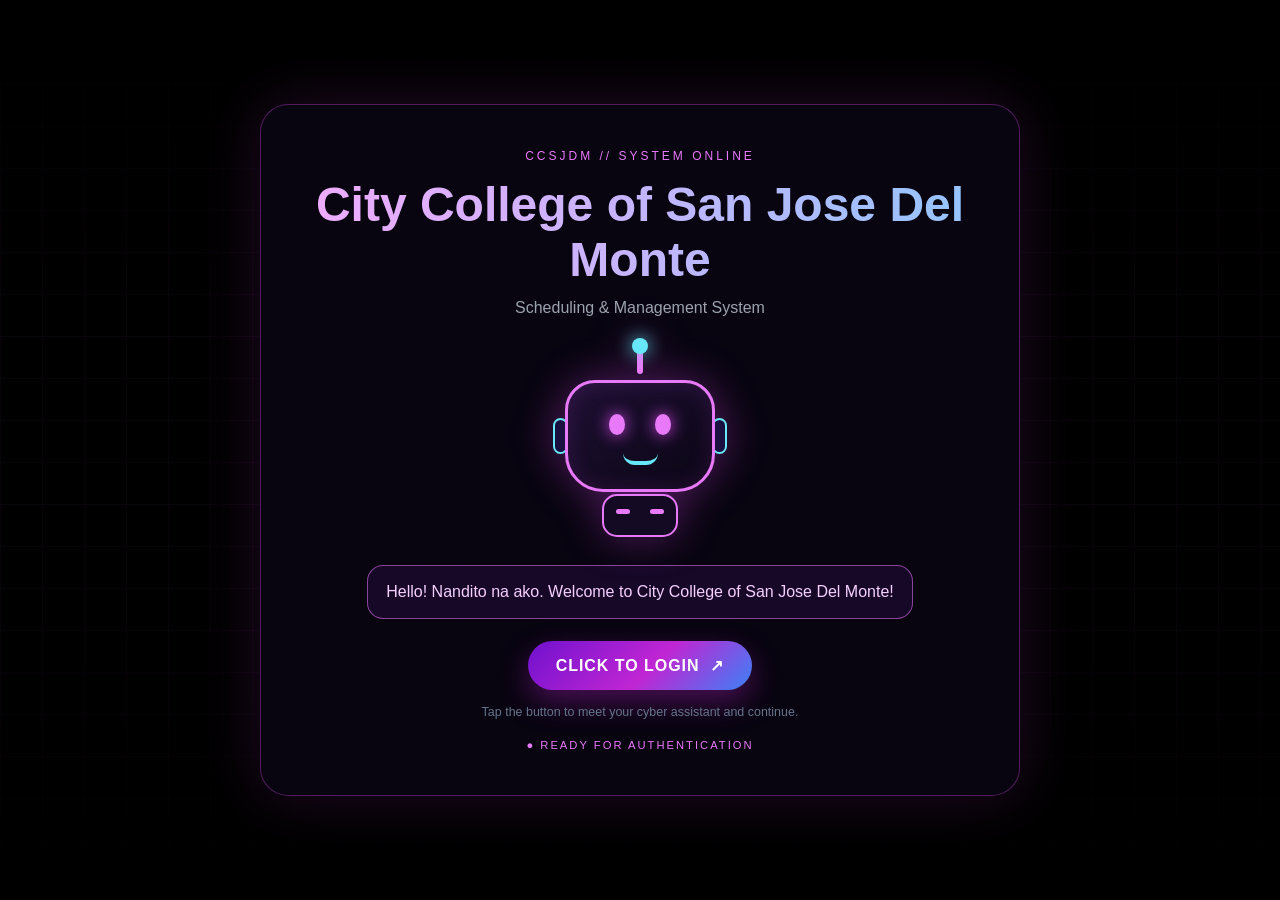
<file: index.html>
<!DOCTYPE html>
<html lang="en">
<head>
  <link rel="icon" type="image/png" href="backgroundcc.jpg">
<meta charset="UTF-8">
<meta name="viewport" content="width=device-width, initial-scale=1">
<title>index | CCSJDM System</title>
<style>
*{box-sizing:border-box;margin:0;padding:0}
body{min-height:100vh;overflow:hidden;display:grid;place-items:center;background:#000;color:#e0f2fe;font-family:"Segoe UI",Tahoma,Arial,sans-serif}
.grid{position:fixed;inset:0;opacity:.12;background-image:linear-gradient(rgba(217,70,239,.35) 1px,transparent 1px),linear-gradient(90deg,rgba(217,70,239,.35) 1px,transparent 1px);background-size:42px 42px;mask-image:linear-gradient(transparent,#000 30%,#000 70%,transparent)}
.panel{position:relative;z-index:1;width:min(92vw,680px);padding:34px 24px;text-align:center;border:1px solid rgba(217,70,239,.35);border-radius:28px;background:rgba(10,6,20,.8);box-shadow:0 0 60px rgba(217,70,239,.15);animation:appear .8s ease both}
.kicker{color:#e879f9;font-size:.75rem;letter-spacing:.25em;text-transform:uppercase}
h1{font-size:clamp(1.7rem,5vw,3rem);margin:14px 0 8px;background:linear-gradient(90deg,#f0abfc,#c4b5fd,#93c5fd);-webkit-background-clip:text;background-clip:text;color:transparent}
.sub{color:#9ca3af;line-height:1.6}
.robot-wrap{height:245px;display:grid;place-items:center;position:relative}
.robot{position:relative;width:150px;height:145px;animation:float 2.6s ease-in-out infinite;filter:drop-shadow(0 0 20px rgba(217,70,239,.35))}
.antenna{position:absolute;top:-23px;left:72px;width:6px;height:27px;background:#e879f9;border-radius:8px}
.antenna:before{content:"";position:absolute;top:-9px;left:-5px;width:16px;height:16px;border-radius:50%;background:#67e8f9;box-shadow:0 0 18px #67e8f9;animation:blink 1.1s infinite alternate}
.head{position:absolute;inset:10px 0 0;height:112px;border:3px solid #e879f9;border-radius:30px 30px 38px 38px;background:linear-gradient(145deg,#1e1033,#0a0614);box-shadow:inset 0 0 22px rgba(217,70,239,.15)}
.ear{position:absolute;top:48px;width:15px;height:36px;border:2px solid #67e8f9;background:#1a1040;border-radius:8px}
.ear.left{left:-12px}.ear.right{right:-12px}
.eyes{display:flex;justify-content:center;gap:30px;margin-top:31px}
.eye{width:16px;height:21px;border-radius:50%;background:#e879f9;box-shadow:0 0 16px #d946ef;animation:blink 3.4s infinite}
.mouth{width:35px;height:12px;margin:18px auto 0;border-bottom:4px solid #67e8f9;border-radius:0 0 20px 20px;transition:height .15s}
.robot.talking .mouth{animation:talk .25s infinite alternate}
.bodybot{position:absolute;top:124px;left:37px;width:76px;height:43px;border:2px solid #e879f9;border-radius:15px;background:#140a24}
.bodybot:before,.bodybot:after{content:"";position:absolute;top:13px;width:14px;height:5px;background:#e879f9;border-radius:4px}
.bodybot:before{left:12px}.bodybot:after{right:12px}
.bubble{display:inline-block;max-width:100%;margin:0 auto 22px;padding:14px 18px;border:1px solid rgba(232,121,249,.55);border-radius:16px;background:rgba(88,28,135,.2);color:#f5d0fe;line-height:1.5;min-height:52px}
.btn{border:0;border-radius:999px;padding:15px 28px;color:#fff;background:linear-gradient(135deg,#7011ce,#c026d3 55%,#3b82f6);font-family:inherit;font-size:1rem;font-weight:800;letter-spacing:.06em;cursor:pointer;box-shadow:0 12px 30px rgba(192,38,211,.35);transition:transform .2s}
.btn:hover:not(:disabled){transform:translateY(-3px)}
.btn:disabled{opacity:.7;cursor:wait}
.hint{margin-top:15px;color:#64748b;font-size:.78rem}
.status{margin-top:20px;color:#e879f9;font-size:.7rem;letter-spacing:.18em}
@keyframes float{0%,100%{transform:translateY(0) rotate(-1deg)}50%{transform:translateY(-10px) rotate(1deg)}}
@keyframes blink{from{opacity:.6}to{opacity:1}}
@keyframes talk{from{height:12px}to{height:22px}}
@keyframes appear{from{opacity:0;transform:translateY(18px)}to{opacity:1;transform:none}}
@media(prefers-reduced-motion:reduce){*{animation:none!important;transition:none!important}}
/* ===== RESPONSIVE (PC + cellphone) ===== */
@media (max-width: 600px) {
    body {
        overflow: auto;
        place-items: start center;
        padding: 16px 0;
    }
    .panel {
        margin: 16px auto;
        padding: 24px 16px;
        border-radius: 22px;
    }
    .robot-wrap {
        height: 190px;
    }
    .robot {
        transform: scale(.8);
        transform-origin: center;
        margin: -20px auto;
    }
    .bubble {
        font-size: .92rem;
        padding: 12px 14px;
    }
    .btn {
        width: 100%;
        padding: 14px 20px;
        font-size: .92rem;
    }
    .hint {
        font-size: .72rem;
    }
}

@media (min-width: 1200px) {
    .panel {
        width: min(70vw, 760px);
        padding: 44px 36px;
    }
}
</style>
</head>
<body>
<div class="grid" aria-hidden="true"></div>
<main class="panel">
  <p class="kicker">CCSJDM // SYSTEM ONLINE</p>
  <h1>City College of San Jose Del Monte</h1>
  <p class="sub">Scheduling &amp; Management System</p>
  <div class="robot-wrap">
    <div class="robot" id="robot" aria-hidden="true">
      <div class="antenna"></div><div class="ear left"></div><div class="ear right"></div>
      <div class="head"><div class="eyes"><span class="eye"></span><span class="eye"></span></div><div class="mouth"></div></div>
      <div class="bodybot"></div>
    </div>
  </div>
  <div class="bubble" id="speech" aria-live="polite">Hello! Nandito na ako. Welcome to City College of San Jose Del Monte!</div>
  <div><button class="btn" id="startBtn" type="button">CLICK TO LOGIN&nbsp; ↗</button></div>
  <p class="hint">Tap the button to meet your cyber assistant and continue.</p>
  <p class="status" id="status">● READY FOR AUTHENTICATION</p>
</main>

<script>
const LOGIN_PAGE = "login.html";
const button = document.getElementById("startBtn");
const speech = document.getElementById("speech");
const statusLine = document.getElementById("status");
const robot = document.getElementById("robot");
let busy = false;

// ===== ROBOT BEEP (Web Audio, walang kailangang file) =====
let audioCtx = null;
function beep(freq, dur, delay = 0, type = "square", vol = 0.06) {
  try {
    audioCtx = audioCtx || new (window.AudioContext || window.webkitAudioContext)();
    const t = audioCtx.currentTime + delay;
    const osc = audioCtx.createOscillator();
    const gain = audioCtx.createGain();
    osc.type = type;
    osc.frequency.setValueAtTime(freq, t);
    osc.frequency.exponentialRampToValueAtTime(freq * 1.6, t + dur);
    gain.gain.setValueAtTime(vol, t);
    gain.gain.exponentialRampToValueAtTime(0.0001, t + dur);
    osc.connect(gain).connect(audioCtx.destination);
    osc.start(t);
    osc.stop(t + dur);
  } catch (e) {}
}
function robotBoot() {
  beep(300, 0.12, 0);
  beep(600, 0.10, 0.14);
  beep(900, 0.08, 0.28);
  beep(1400, 0.15, 0.40);
}

// ===== ROBOT VOICE (SpeechSynthesis, mababang pitch para parang robot) =====
let robotVoice = null;
function pickVoice() {
  const voices = window.speechSynthesis ? speechSynthesis.getVoices() : [];
  robotVoice =
    voices.find(v => /en/i.test(v.lang) && /male|david|mark|google uk english male/i.test(v.name)) ||
    voices.find(v => /en/i.test(v.lang)) ||
    voices[0] || null;
}
if ("speechSynthesis" in window) {
  pickVoice();
  speechSynthesis.onvoiceschanged = pickVoice;
}

function robotSpeak(text, onDone) {
  let finished = false;
  const finish = () => { if (!finished) { finished = true; robot.classList.remove("talking"); onDone(); } };

  if (!("speechSynthesis" in window)) return finish();

  speechSynthesis.cancel();
  const u = new SpeechSynthesisUtterance(text);
  if (robotVoice) u.voice = robotVoice;
  u.lang = "en-US";
  u.pitch = 0.2;   // pinakamababa para tunog robot
  u.rate = 0.82;   // mabagal, parang makina
  u.volume = 1;
  u.onstart = () => robot.classList.add("talking");
  u.onend = finish;
  u.onerror = finish;
  speechSynthesis.speak(u);

  // Backup: tuloy pa rin kahit hindi gumana ang boses
  setTimeout(finish, 7000);
}

// ===== CLICK =====
button.addEventListener("click", () => {
  if (busy) return;
  busy = true;
  button.disabled = true;
  button.textContent = "CONNECTING...";
  speech.textContent = "Hello! Welcome to City College of San Jose Del Monte. Ihahanda ko na ang login page mo!";
  statusLine.textContent = "● CYBER ASSISTANT CONNECTING";

  robotBoot();
  setTimeout(() => {
    robotSpeak("Hello. Welcome to City College of San Jose Del Monte. Preparing login page.", () => {
      window.location.href = LOGIN_PAGE;
    });
  }, 600);
});
</script>
</body>
</html>
</file>
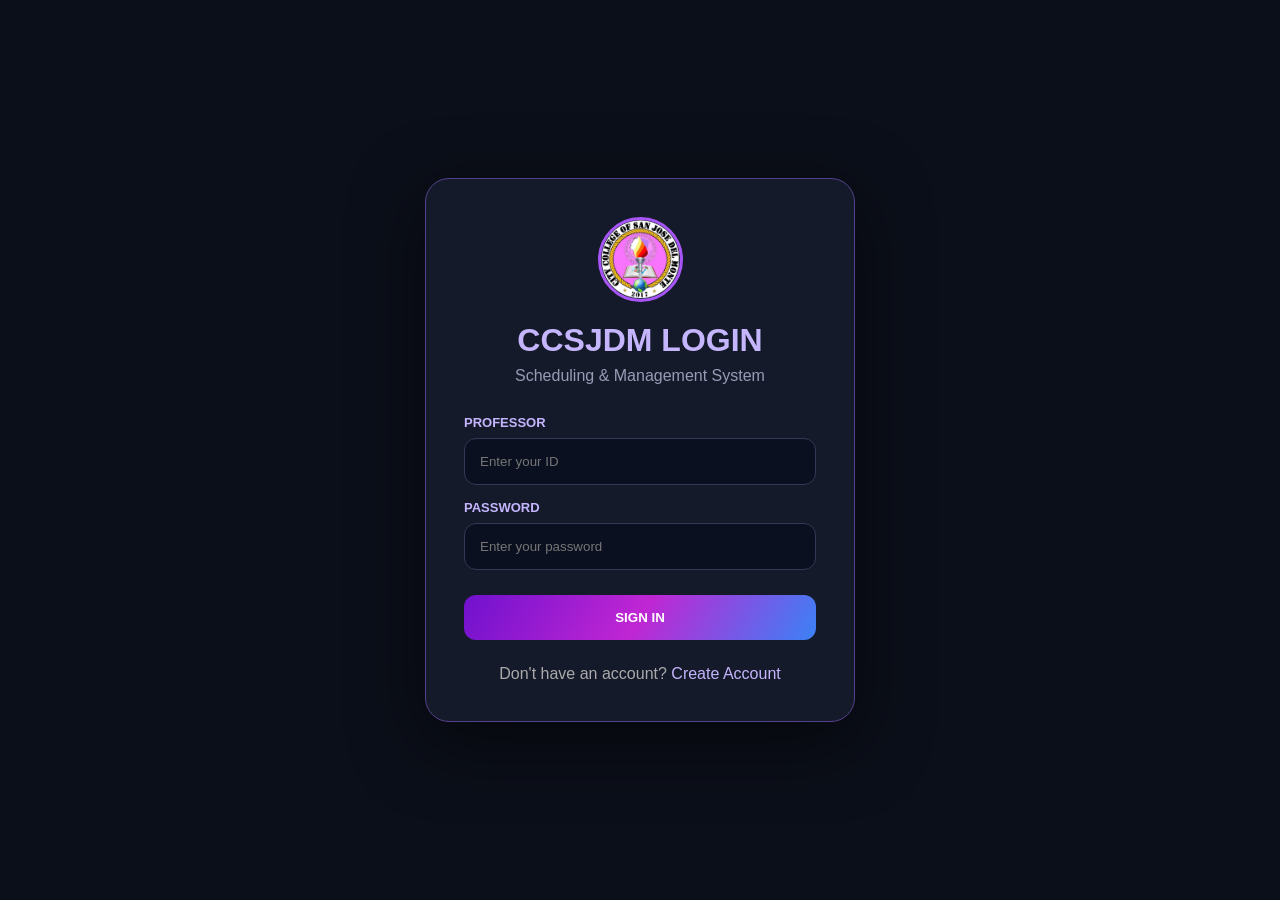
<file: login.html>
<!DOCTYPE html>
<html lang="en">
<head>
      <link rel="icon" type="image/png" href="backgroundcc.jpg">
<meta charset="UTF-8">
<meta name="viewport" content="width=device-width, initial-scale=1.0">
<title>CCSJDM | Login</title>

<style>
*{box-sizing:border-box;margin:0;padding:0}

body{
    min-height:100vh;
    display:flex;
    align-items:center;
    justify-content:center;
    background:#0b0f19;
    color:white;
    font-family:"Segoe UI",Arial,sans-serif;
    padding:20px;
}

.card{
    width:100%;
    max-width:430px;
    padding:38px;
    background:#151a2b;
    border:1px solid #55418b;
    border-radius:24px;
    box-shadow:0 20px 70px #0008;
}

.logo{
    width:85px;
    height:85px;
    margin:0 auto 20px;
    border-radius:50%;
    overflow:hidden;
    border:3px solid #a855f7;
}

.logo img{
    width:100%;
    height:100%;
    object-fit:cover;
}

h1{
    text-align:center;
    color:#c4b5fd;
}

.sub{
    text-align:center;
    color:#999bb5;
    margin:8px 0 30px;
}

label{
    display:block;
    color:#c4b5fd;
    margin:15px 0 8px;
    font-size:13px;
    font-weight:bold;
}

input{
    width:100%;
    padding:15px;
    background:#0b1020;
    border:1px solid #393653;
    border-radius:12px;
    color:white;
    outline:none;
}

input:focus{
    border-color:#c026d3;
}

button{
    width:100%;
    padding:15px;
    margin-top:25px;
    border:0;
    border-radius:12px;
    background:linear-gradient(120deg,#7011ce,#c026d3,#3b82f6);
    color:white;
    font-weight:bold;
    cursor:pointer;
}

#message{
    margin-top:15px;
    text-align:center;
    color:#fca5a5;
    font-size:14px;
}

a{
    color:#c4b5fd;
    text-decoration:none;
}

.links{
    text-align:center;
    margin-top:25px;
    color:#aaa;

    /* ===== RESPONSIVE (PC + cellphone) ===== */
@media (max-width: 480px) {
    body {
        padding: 14px;
        align-items: flex-start;
    }
    .card {
        margin-top: 12px;
        padding: 26px 20px;
        border-radius: 20px;
    }
    .logo {
        width: 72px;
        height: 72px;
        margin-bottom: 14px;
    }
    h1 {
        font-size: 1.4rem;
    }
    .sub {
        margin: 6px 0 22px;
        font-size: .9rem;
    }
    input {
        font-size: 16px;
        padding: 13px;
    }
    button {
        padding: 14px;
    }
}

@media (min-width: 1024px) {
    .card {
        max-width: 460px;
        padding: 44px;
    }
}
}
</style>
</head>

<body>

<div class="card">

    <div class="logo">
        <img src="backgroundcc.jpg" alt="CCSJDM Logo">
    </div>

    <h1>CCSJDM LOGIN</h1>

    <p class="sub">Scheduling & Management System</p>

    <form id="loginForm">

        <label>PROFESSOR</label>
        <input type="text" id="loginID"
        placeholder="Enter your ID" required>

        <label>PASSWORD</label>
        <input type="password" id="loginPassword"
        placeholder="Enter your password" required>

        <button type="submit" id="loginBtn">
            SIGN IN
        </button>

    </form>

    <p id="message"></p>

    <div class="links">
        Don't have an account?
        <a href="signup.html">Create Account</a>
    </div>

</div>

<script>

const KEY_USERS = "ccsjdm_users";

const DEFAULT_USERS = [
  {
    "id": "ADMIN013",
    "fullName": "Harold",
    "role": "admin",
    "status": "approved",
    "salt": "c6ee2cc08a1901cd1d9154901d2f9750",
    "hash": "2b4b130805d946cd1d51aeb2d412fbb71122c41a8e79636cebd09f44db326ad3"
  },
  {
    "id": "bingsy",
    "fullName": "Bingsy",
    "role": "superadmin",
    "status": "approved",
    "salt": "4f8ecf16ee4831e5ad27cbed4c73841c",
    "hash": "18dca148320564bc7ee8bff1d7ec637fdc4c76be1bc8235d41f46efd5da01988"
  },
  {
    "id": "editor01",
    "fullName": "Editor Sample",
    "role": "editor",
    "status": "approved",
    "salt": "88ba2cd83cfe91d7d1b9a6a54e8b7a52",
    "hash": "140ce0b98060d6da9a6cf479f9144c52b9b8c983b71a3e6a8773f890ecf2cde1"
  },
  {
    "id": "viewer01",
    "fullName": "Viewer Sample",
    "role": "viewer",
    "status": "approved",
    "salt": "ecf1a4ad9e566f974f1917988797844e",
    "hash": "048a67c6ef2a9e37bb2f7b28a81eca0e4309304cdee98787640f85d744d4b74e"
  }
];

function normalizeRole(r) {
    const v = String(r || "").toLowerCase();
    return ["superadmin", "admin", "editor", "viewer"].includes(v) ? v : "viewer";
}

// Idinadagdag lang ang default accounts kung wala pa; hindi ino-overwrite ang existing
function seedUsers() {
    const users = getUsers();
    let changed = false;
    DEFAULT_USERS.forEach(d => {
        if (!users.some(u => String(u.id).trim().toLowerCase() === d.id.toLowerCase())) {
            users.push(d);
            changed = true;
        }
    });
    if (changed) localStorage.setItem(KEY_USERS, JSON.stringify(users));
}
seedUsers();

function getUsers() {
    try {
        return JSON.parse(localStorage.getItem(KEY_USERS)) || [];
    } catch (e) {
        return [];
    }
}

const $ = id => document.getElementById(id);
const form = $("createSchedForm");
const dayEl = $("day"), startEl = $("startTime"), endEl = $("endTime"), roomSel = $("roomSelect");

let timer;
function scheduleCheck() {
  clearTimeout(timer);
  timer = setTimeout(checkRooms, 300);
}

async function checkRooms() {
  const day = dayEl.value, start = startEl.value.trim(), end = endEl.value.trim();
  if (!start || !end) return;

  const res = await fetch(`/api/rooms?${new URLSearchParams({ day, start, end })}`);
  if (!res.ok) {
    $("free-rooms").innerHTML = '<p class="muted-small">Invalid time. Gamitin ang format na 9:00 AM.</p>';
    $("conflict-box").innerHTML = "";
    return;
  }

  const rooms = await res.json();
  const selected = rooms.find(r => r.name === roomSel.value);

  $("conflict-box").innerHTML = selected && !selected.free
    ? `<div class="live-check-box">
         <div class="live-check-title">${selected.name} is already booked</div>
         <div class="live-check-desc">${day} ${start}-${end} · may conflict sa existing schedule</div>
       </div>`
    : "";

  const free = rooms.filter(r => r.free);
  $("free-rooms").innerHTML = free.length
    ? free.map(r => `
        <div class="free-room-card">
          <div>
            <div class="free-room-name">${r.name}</div>
            <div class="free-room-cap">Capacity ${r.capacity}</div>
          </div>
          <span class="free-badge">Free</span>
        </div>`).join("")
    : '<p class="muted-small">Walang available na room sa oras na ito.</p>';
}

[dayEl, roomSel].forEach(el => el.addEventListener("change", checkRooms));
[startEl, endEl].forEach(el => el.addEventListener("input", scheduleCheck));

form.addEventListener("submit", async function (e) {
  e.preventDefault();
  const body = {
    subject:    $("subject").value,
    section:    $("section").value,
    instructor: $("instructor").value,
    program:    $("program").value,
    day:        dayEl.value,
    startTime:  startEl.value,
    endTime:    endEl.value,
    room:       roomSel.value,
  };

  const res = await fetch("/api/schedules", {
    method: "POST",
    headers: { "Content-Type": "application/json" },
    body: JSON.stringify(body),
  });
  const data = await res.json();

  if (!res.ok) {
    alert(data.error);
    return;
  }
  alert("Matagumpay na naidagdag ang Class Schedule!");
  this.reset();
  checkRooms();
});

</script>

</body>
</html>
</file>
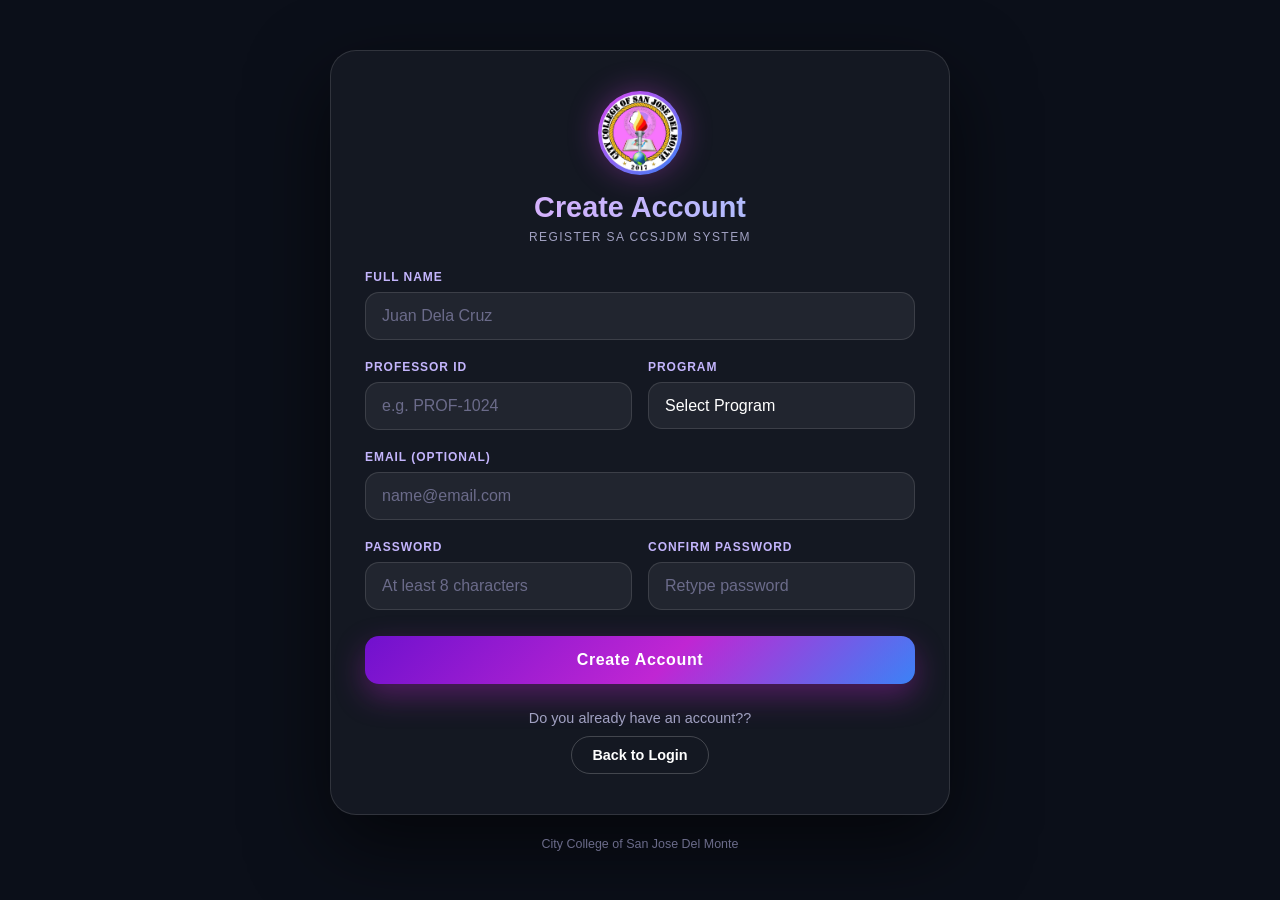
<file: signup.html>
<!DOCTYPE html>
<html lang="en">
<head>
      <link rel="icon" type="image/png" href="backgroundcc.jpg">
<meta charset="UTF-8">
<meta name="viewport" content="width=device-width, initial-scale=1.0">
<title>CCSJDM | Create Account</title>
<style>
*,*::before,*::after{box-sizing:border-box;margin:0;padding:0}
body{min-height:100vh;display:flex;align-items:center;justify-content:center;padding:24px;background:#0b0f19;color:#f5f3ff;font-family:"Segoe UI",Tahoma,Arial,sans-serif}
.wrap{width:100%;max-width:560px}
.card{padding:40px 34px;border:1px solid rgba(255,255,255,.12);border-radius:26px;background:rgba(255,255,255,.04);box-shadow:0 30px 80px rgba(0,0,0,.6);animation:rise .7s cubic-bezier(.2,.8,.2,1)}
@keyframes rise{from{opacity:0;transform:translateY(24px)}to{opacity:1;transform:none}}
.logo{width:84px;height:84px;margin:0 auto 16px;padding:3px;border-radius:50%;background:linear-gradient(135deg,#d946ef,#3b82f6);box-shadow:0 0 30px rgba(217,70,239,.35)}
.logo img{width:100%;height:100%;border-radius:50%;object-fit:cover;display:block}
h1{text-align:center;font-size:1.8rem;font-weight:800;background:linear-gradient(90deg,#f0abfc,#c4b5fd,#93c5fd);-webkit-background-clip:text;background-clip:text;-webkit-text-fill-color:transparent}
.sub{margin:6px 0 26px;text-align:center;color:#a1a1c2;font-size:.75rem;letter-spacing:.12em;text-transform:uppercase}
.alert{margin-bottom:20px;padding:12px 14px;border-radius:12px;font-size:.88rem;text-align:center;border:1px solid rgba(248,113,113,.4);background:rgba(239,68,68,.12);color:#fca5a5}
.alert[hidden]{display:none}
.grid{display:grid;grid-template-columns:1fr 1fr;gap:0 16px}
.field{margin-bottom:20px}
.full{grid-column:1/-1}
label{display:block;margin-bottom:8px;color:#c4b5fd;font-size:.75rem;font-weight:700;letter-spacing:.08em;text-transform:uppercase}
input,select{width:100%;padding:14px 16px;border:1px solid rgba(255,255,255,.12);border-radius:14px;outline:none;color:#fff;background:rgba(255,255,255,.06);font-family:inherit;font-size:16px;transition:border-color .25s,box-shadow .25s}
select{appearance:none;cursor:pointer}
select option{background:#0b0f19;color:#fff}
input::placeholder{color:#6b6b8a}
input:focus,select:focus{border-color:#d946ef;box-shadow:0 0 0 4px rgba(217,70,239,.18)}
.btn{width:100%;margin-top:6px;padding:15px;border:0;border-radius:14px;color:#fff;font-family:inherit;font-size:16px;font-weight:700;letter-spacing:.04em;background:linear-gradient(135deg,#7011ce,#c026d3 55%,#3b82f6);box-shadow:0 12px 30px rgba(192,38,211,.35);cursor:pointer;transition:transform .3s}
.btn:hover:not(:disabled){transform:translateY(-2px)}
.btn:disabled{opacity:.6;cursor:not-allowed}
.links{margin-top:26px;display:grid;gap:10px;justify-items:center;text-align:center;color:#a1a1c2;font-size:.9rem}
.links a{text-decoration:none}
.pill{display:inline-block;padding:10px 20px;border:1px solid rgba(255,255,255,.2);border-radius:999px;color:#fff;font-weight:700;transition:background .25s}
.pill:hover{background:rgba(255,255,255,.1)}
.footer{margin-top:22px;text-align:center;color:#6b6b8a;font-size:.78rem}
@media(max-width:520px){.grid{grid-template-columns:1fr}.card{padding:30px 22px}h1{font-size:1.6rem}}

/* ===== RESPONSIVE (PC + cellphone) ===== */
@media (max-width: 480px) {
    body {
        padding: 14px;
        align-items: flex-start;
    }
    .card {
        margin-top: 12px;
        padding: 26px 18px;
        border-radius: 20px;
    }
    .logo {
        width: 72px;
        height: 72px;
    }
    h1 {
        font-size: 1.5rem;
    }
    .sub {
        font-size: .68rem;
        margin-bottom: 20px;
    }
    .field {
        margin-bottom: 14px;
    }
    input, select {
        font-size: 16px;
        padding: 13px 14px;
    }
    .links {
        margin-top: 20px;
    }
}

@media (min-width: 1024px) {
    .wrap {
        max-width: 620px;
    }
}

</style>
</head>
<body>
<main class="wrap">
  <section class="card">
    <div class="logo"><img src="backgroundcc.jpg" alt="CCSJDM Logo"></div>
    <h1>Create Account</h1>
    <p class="sub">Register sa CCSJDM system</p>

    <div class="alert" id="err" role="alert" hidden></div>

    <form id="signupForm" novalidate>
      <div class="grid">
        <div class="field full">
          <label for="fullName">Full Name</label>
          <input type="text" id="fullName" maxlength="100" placeholder="Juan Dela Cruz" autocomplete="name">
        </div>
        <div class="field">
          <label for="sid">Professor ID</label>
          <input type="text" id="sid" maxlength="50" placeholder="e.g. PROF-1024" autocomplete="username">
        </div>
        <div class="field">
          <label for="program">Program</label>
          <select id="program">
            <option value="">Select Program</option>
            <option value="BSEMC">BSEMC</option>
            <option value="TOURISM">TOURISM</option>
            <option value="CRIMINOLOGY">CRIMINOLOGY</option>
            <option value="EDUC">EDUC</option>
            <option value="PSYCHOLOGY">PSYCHOLOGY</option>
            <option value="BSMA">BSMA</option>
            <option value="BEN">BEN</option>
            <option value="HUMANISTA">HUMANISTA</option>
            <option value="SOCIAL WORK">SOCIAL WORK</option>
            <option value="OTHER">Other Program...</option>
          </select>
        </div>
        <div class="field full">
          <label for="email">Email (optional)</label>
          <input type="email" id="email" maxlength="120" placeholder="name@email.com" autocomplete="email">
        </div>
        <div class="field">
          <label for="password">Password</label>
          <input type="password" id="password" placeholder="At least 8 characters" autocomplete="new-password">
        </div>
        <div class="field">
          <label for="confirm">Confirm Password</label>
          <input type="password" id="confirm" placeholder="Retype password" autocomplete="new-password">
        </div>
      </div>
      <button type="submit" class="btn" id="btn">Create Account</button>
    </form>

    <div class="links">
      <span>Do you already have an account??</span>
      <a href="login.html" class="pill">Back to Login</a>
    </div>
  </section>
  <p class="footer">City College of San Jose Del Monte</p>
</main>

<script>
const $ = id => document.getElementById(id);
const err = $("err");
const btn = $("btn");

function showError(text) {
  err.textContent = text;
  err.hidden = false;
}

$("signupForm").addEventListener("submit", async (e) => {
  e.preventDefault();
  err.hidden = true;

  const payload = {
    fullName: $("fullName").value.trim(),
    id:       $("sid").value.trim(),
    program:  $("program").value,
    email:    $("email").value.trim(),
    password: $("password").value,
  };
  const confirm = $("confirm").value;

  if (!payload.fullName || !payload.id || !payload.program || !payload.password)
    return showError("Punan ang lahat ng kinakailangang field.");
  if (payload.email && !/^\S+@\S+\.\S+$/.test(payload.email))
    return showError("Ilagay ang tamang email address.");
  if (payload.password.length < 8)
    return showError("Dapat at least 8 characters ang password.");
  if (payload.password !== confirm)
    return showError("Hindi nagtutugma ang password.");

  btn.disabled = true;
  btn.textContent = "Creating account...";

  try {
    const res = await fetch("/api/auth/signup", {
      method: "POST",
      headers: { "Content-Type": "application/json" },
      body: JSON.stringify(payload),
    });
    const data = await res.json();
    if (!res.ok) return showError(data.error);
    location.href = "login.html?created=1";
  } catch (error) {
    showError("Hindi maabot ang server. Subukan ulit.");
  } finally {
    btn.disabled = false;
    btn.textContent = "Create Account";
  }
});
</script>
</body>
</html>
</file>
